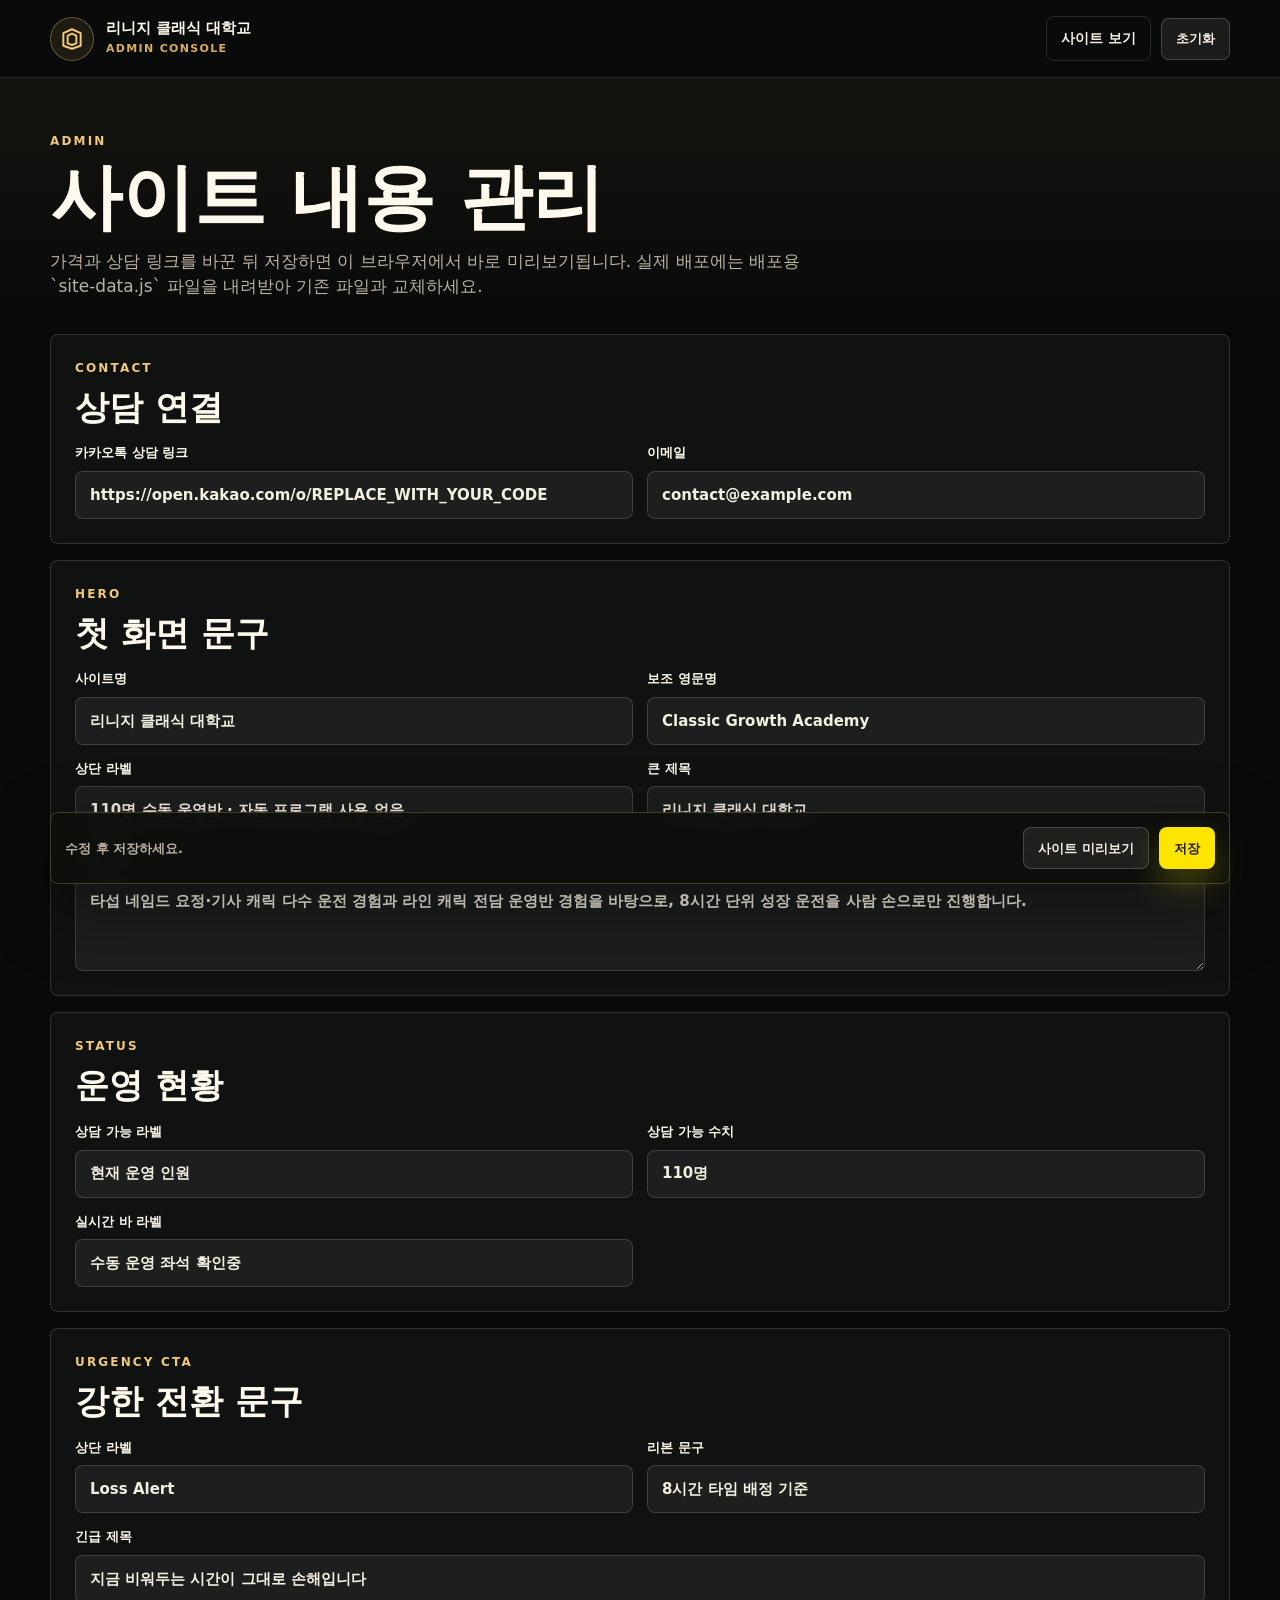
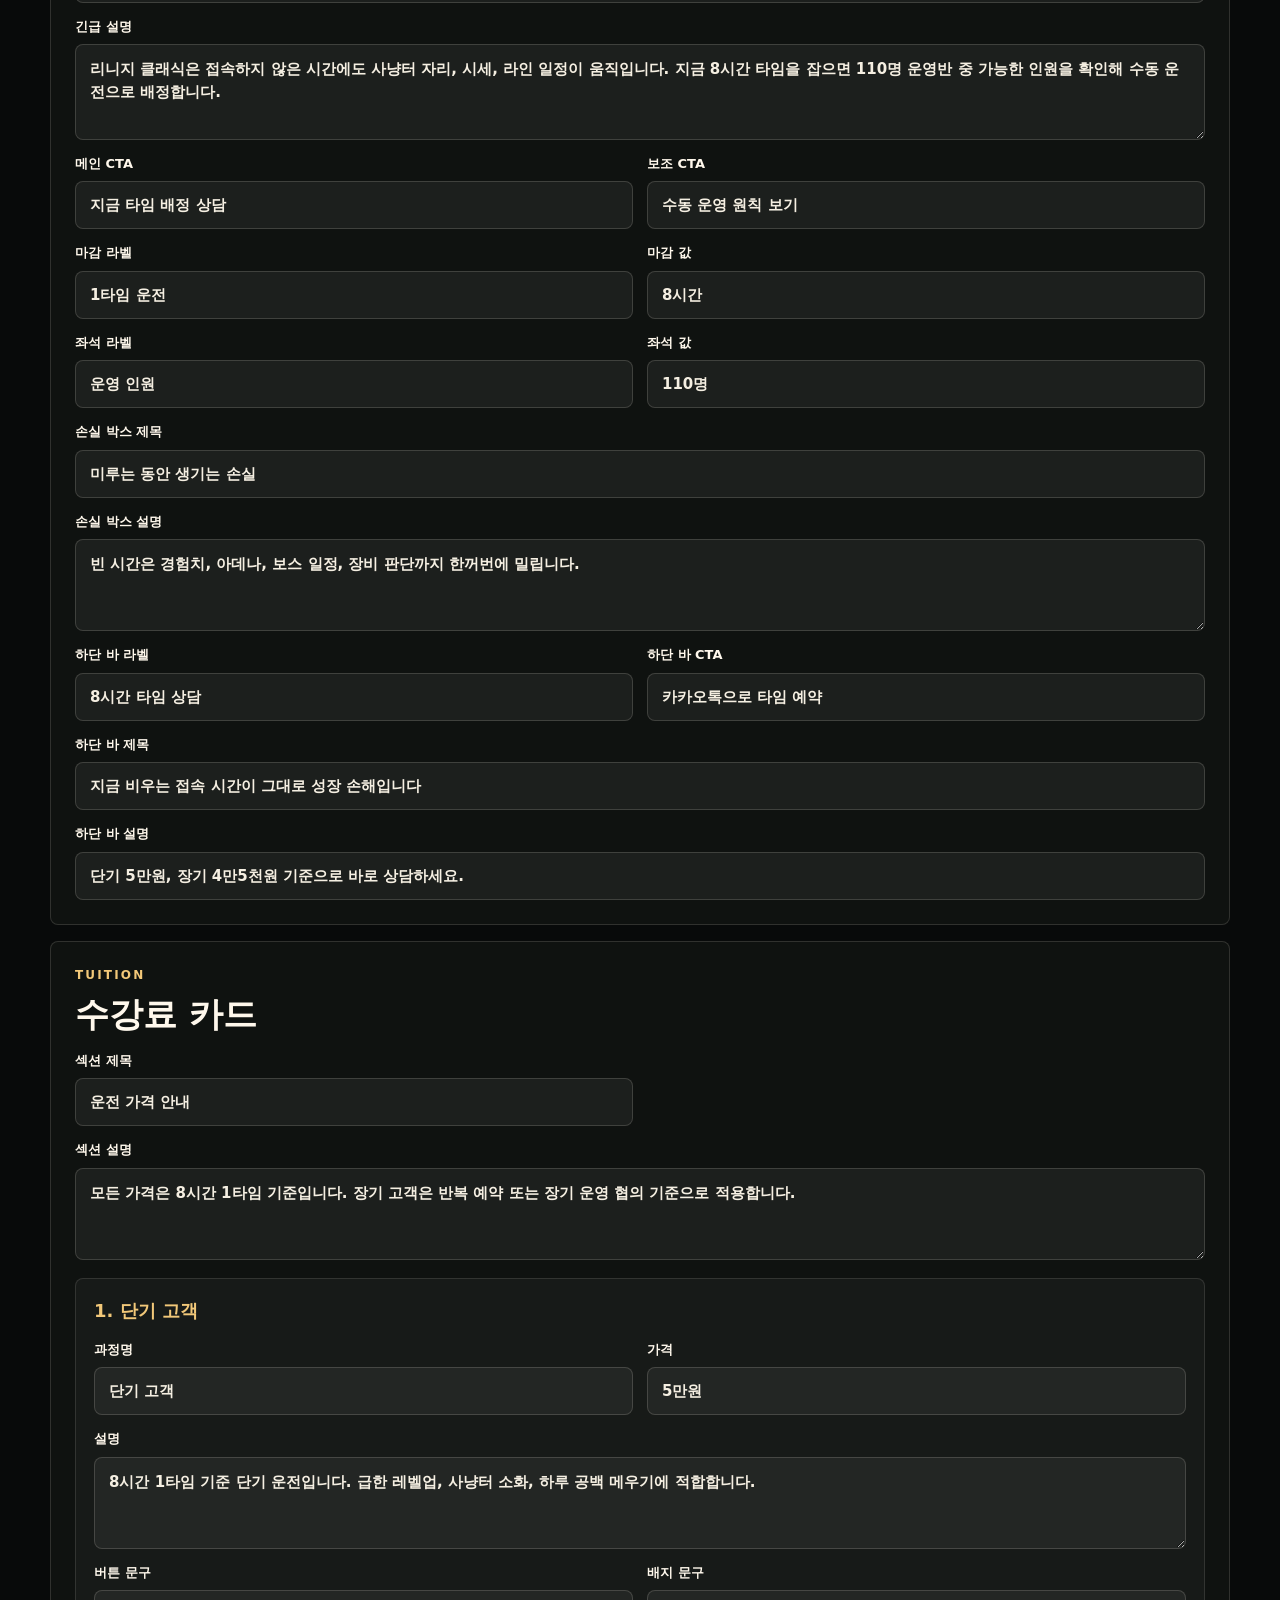
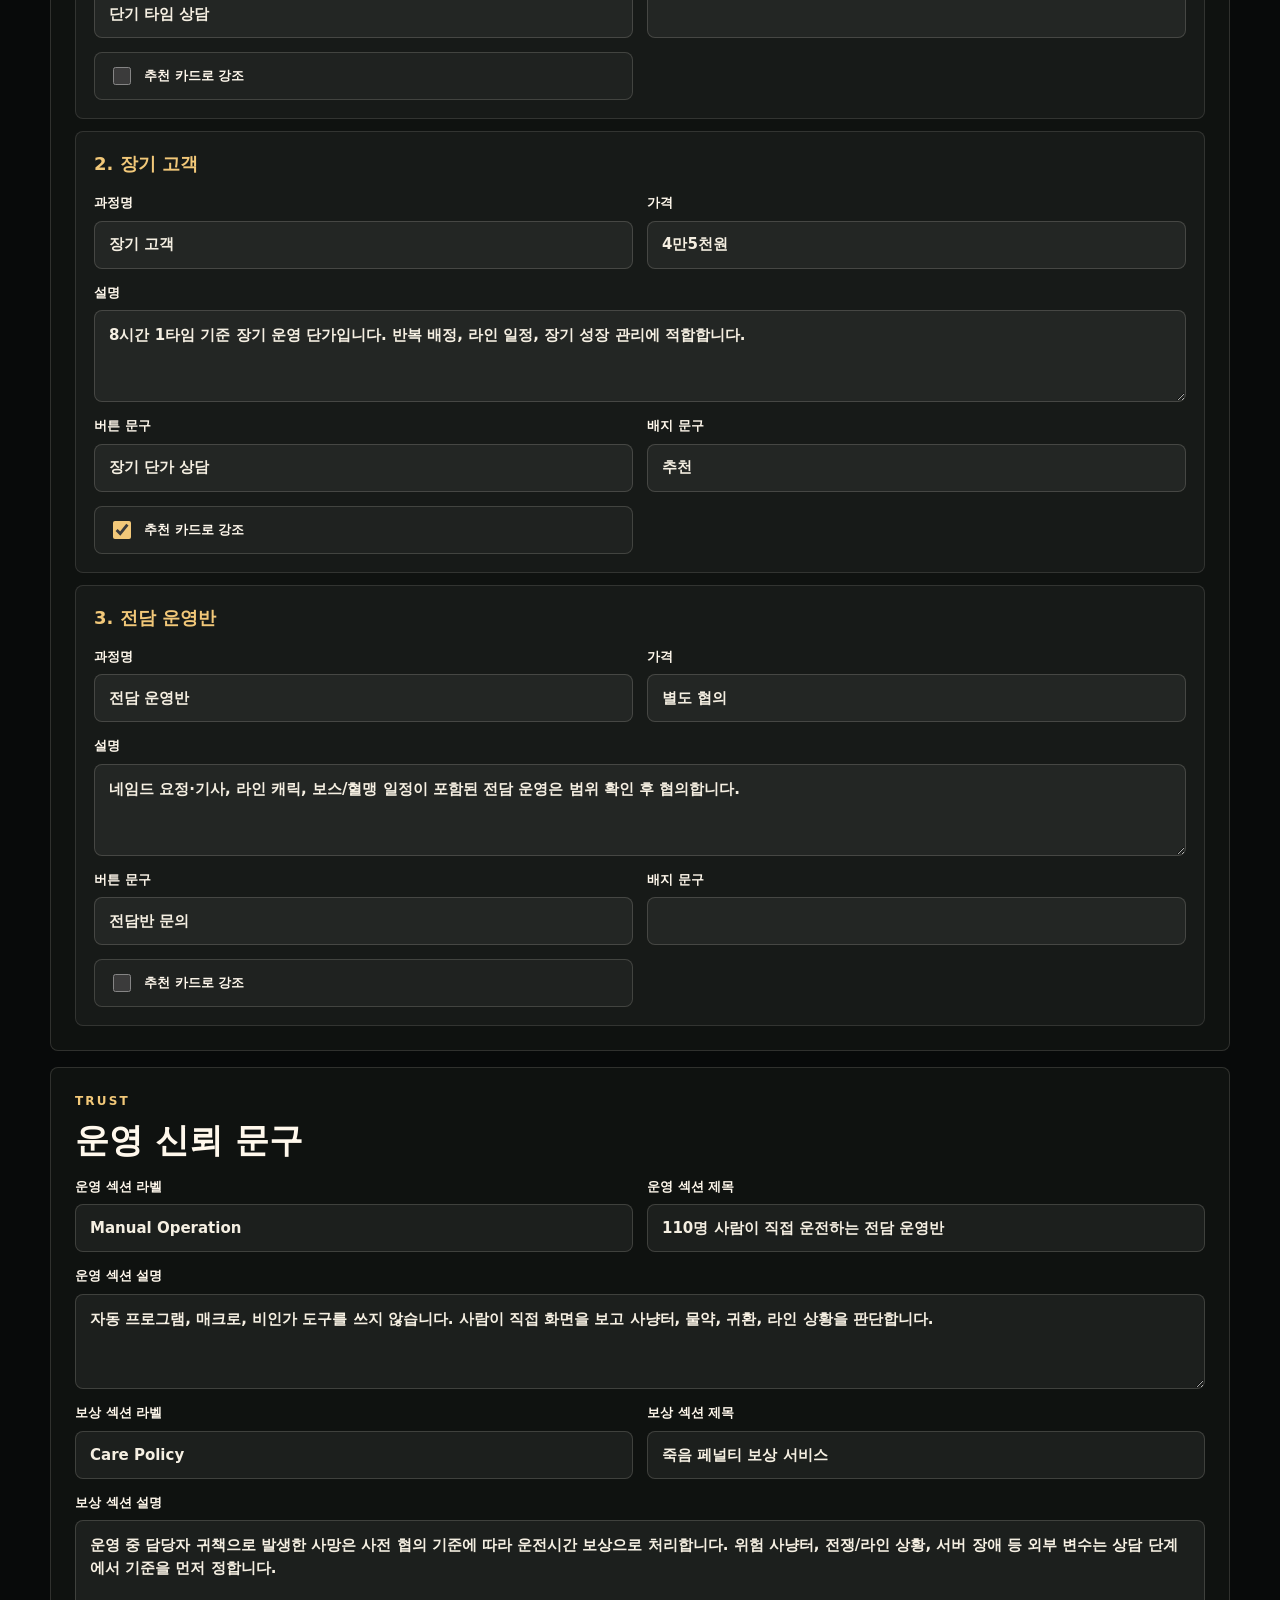
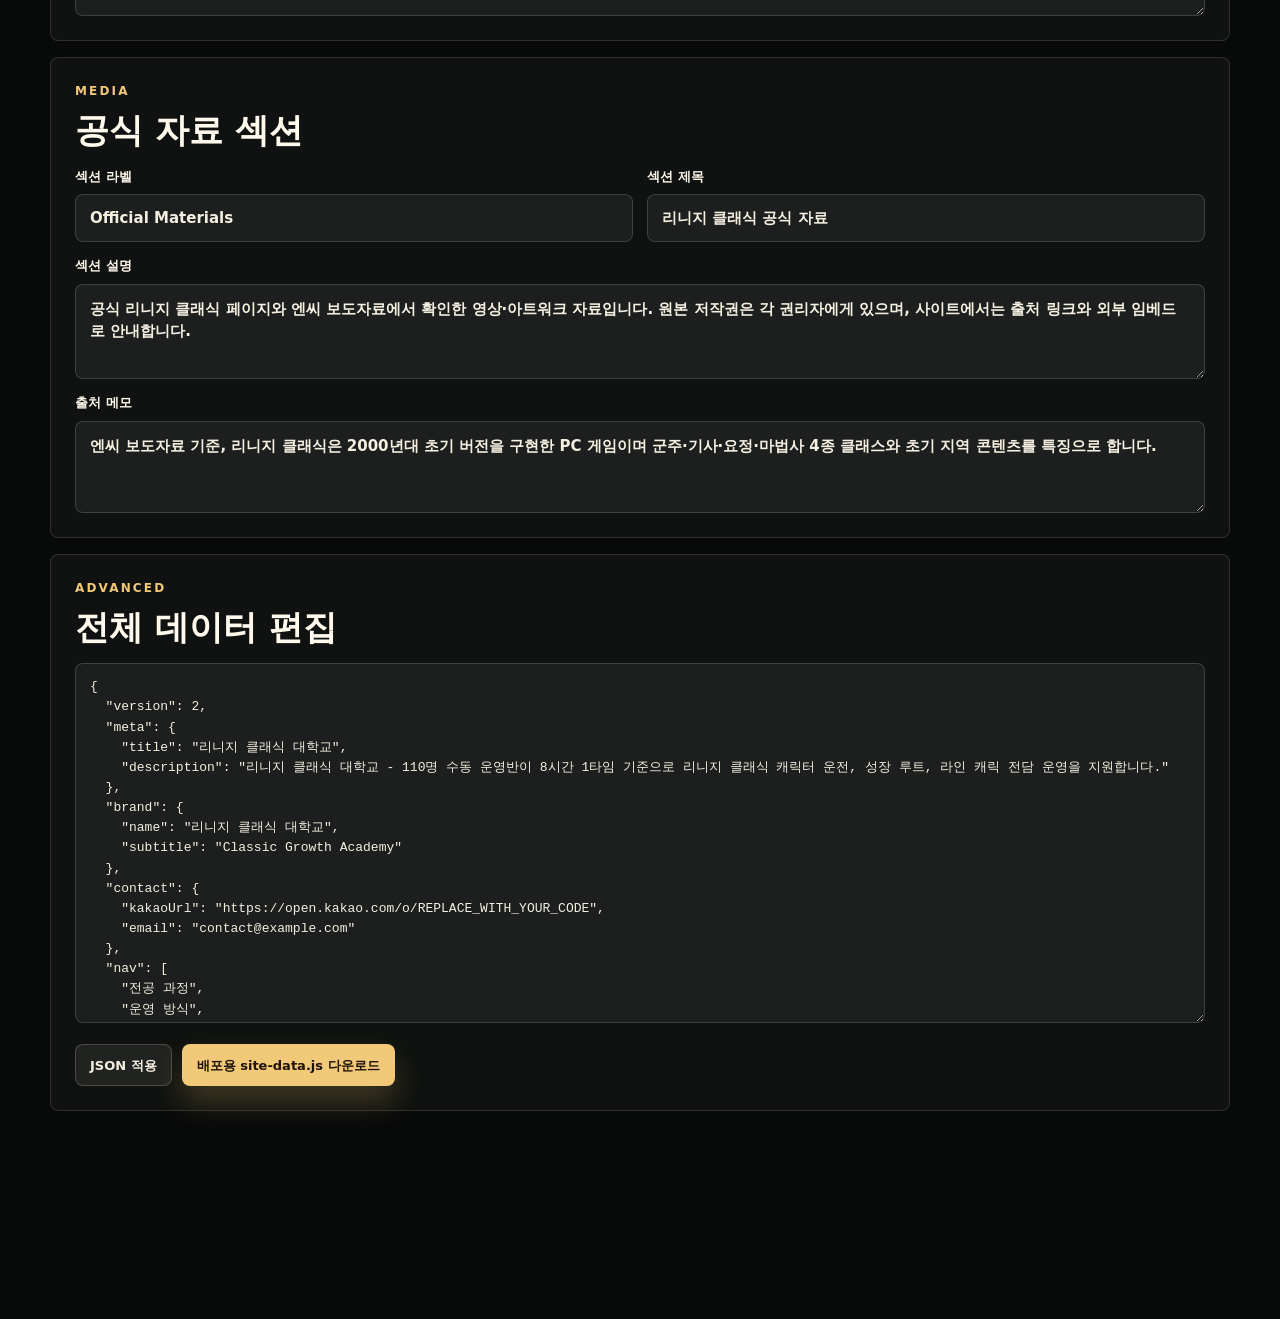
<file: admin.html>
<!doctype html>
<html lang="ko">
  <head>
    <meta charset="utf-8" />
    <meta name="viewport" content="width=device-width, initial-scale=1" />
    <title>관리자 - 리니지 클래식 대학교</title>
    <link rel="stylesheet" href="styles.css" />
    <link rel="stylesheet" href="admin.css" />
  </head>
  <body class="admin-body">
    <header class="admin-topbar">
      <a class="brand" href="index.html" aria-label="리니지 클래식 대학교 사이트 보기">
        <span class="brand-mark" aria-hidden="true">
          <svg viewBox="0 0 24 24" role="img">
            <path d="M4 18.2V6.6L12 3l8 3.6v11.6l-8 2.8-8-2.8Z" />
            <path d="M8 16.1V8.9l4-1.8 4 1.8v7.2l-4 1.4-4-1.4Z" />
          </svg>
        </span>
        <span>
          <strong>리니지 클래식 대학교</strong>
          <small>Admin Console</small>
        </span>
      </a>
      <nav class="admin-nav" aria-label="관리자 메뉴">
        <a href="index.html">사이트 보기</a>
        <button class="button secondary compact" type="button" data-action="reset">초기화</button>
      </nav>
    </header>

    <main class="admin-shell">
      <section class="admin-intro">
        <p class="eyebrow">Admin</p>
        <h1>사이트 내용 관리</h1>
        <p>
          가격과 상담 링크를 바꾼 뒤 저장하면 이 브라우저에서 바로 미리보기됩니다. 실제 배포에는
          배포용 `site-data.js` 파일을 내려받아 기존 파일과 교체하세요.
        </p>
      </section>

      <form class="admin-layout" data-admin-form>
        <section class="admin-section">
          <div class="admin-section-head">
            <p class="eyebrow">Contact</p>
            <h2>상담 연결</h2>
          </div>
          <div class="field-grid">
            <label>
              카카오톡 상담 링크
              <input data-field="contact.kakaoUrl" type="url" placeholder="https://open.kakao.com/o/..." />
            </label>
            <label>
              이메일
              <input data-field="contact.email" type="email" placeholder="contact@example.com" />
            </label>
          </div>
        </section>

        <section class="admin-section">
          <div class="admin-section-head">
            <p class="eyebrow">Hero</p>
            <h2>첫 화면 문구</h2>
          </div>
          <div class="field-grid">
            <label>
              사이트명
              <input data-field="brand.name" type="text" />
            </label>
            <label>
              보조 영문명
              <input data-field="brand.subtitle" type="text" />
            </label>
            <label>
              상단 라벨
              <input data-field="hero.eyebrow" type="text" />
            </label>
            <label>
              큰 제목
              <input data-field="hero.title" type="text" />
            </label>
            <label class="wide-field">
              소개 문구
              <textarea data-field="hero.lede" rows="3"></textarea>
            </label>
          </div>
        </section>

        <section class="admin-section">
          <div class="admin-section-head">
            <p class="eyebrow">Status</p>
            <h2>운영 현황</h2>
          </div>
          <div class="field-grid">
            <label>
              상담 가능 라벨
              <input data-field="status.label" type="text" />
            </label>
            <label>
              상담 가능 수치
              <input data-field="status.value" type="text" />
            </label>
            <label>
              실시간 바 라벨
              <input data-field="status.lineLabel" type="text" />
            </label>
          </div>
        </section>

        <section class="admin-section">
          <div class="admin-section-head">
            <p class="eyebrow">Urgency CTA</p>
            <h2>강한 전환 문구</h2>
          </div>
          <div class="field-grid">
            <label>
              상단 라벨
              <input data-field="urgency.eyebrow" type="text" />
            </label>
            <label>
              리본 문구
              <input data-field="urgency.ribbon" type="text" />
            </label>
            <label class="wide-field">
              긴급 제목
              <input data-field="urgency.title" type="text" />
            </label>
            <label class="wide-field">
              긴급 설명
              <textarea data-field="urgency.text" rows="3"></textarea>
            </label>
            <label>
              메인 CTA
              <input data-field="urgency.primaryCta" type="text" />
            </label>
            <label>
              보조 CTA
              <input data-field="urgency.secondaryCta" type="text" />
            </label>
            <label>
              마감 라벨
              <input data-field="urgency.deadlineLabel" type="text" />
            </label>
            <label>
              마감 값
              <input data-field="urgency.deadlineValue" type="text" />
            </label>
            <label>
              좌석 라벨
              <input data-field="urgency.slotLabel" type="text" />
            </label>
            <label>
              좌석 값
              <input data-field="urgency.slotValue" type="text" />
            </label>
            <label class="wide-field">
              손실 박스 제목
              <input data-field="urgency.lossTitle" type="text" />
            </label>
            <label class="wide-field">
              손실 박스 설명
              <textarea data-field="urgency.lossText" rows="2"></textarea>
            </label>
            <label>
              하단 바 라벨
              <input data-field="urgency.stripLabel" type="text" />
            </label>
            <label>
              하단 바 CTA
              <input data-field="urgency.stripCta" type="text" />
            </label>
            <label class="wide-field">
              하단 바 제목
              <input data-field="urgency.stripTitle" type="text" />
            </label>
            <label class="wide-field">
              하단 바 설명
              <input data-field="urgency.stripText" type="text" />
            </label>
          </div>
        </section>

        <section class="admin-section">
          <div class="admin-section-head">
            <p class="eyebrow">Tuition</p>
            <h2>수강료 카드</h2>
          </div>
          <div class="field-grid">
            <label>
              섹션 제목
              <input data-field="pricing.title" type="text" />
            </label>
            <label class="wide-field">
              섹션 설명
              <textarea data-field="pricing.text" rows="2"></textarea>
            </label>
          </div>
          <div class="pricing-editor" data-pricing-editor></div>
        </section>

        <section class="admin-section">
          <div class="admin-section-head">
            <p class="eyebrow">Trust</p>
            <h2>운영 신뢰 문구</h2>
          </div>
          <div class="field-grid">
            <label>
              운영 섹션 라벨
              <input data-field="proof.eyebrow" type="text" />
            </label>
            <label>
              운영 섹션 제목
              <input data-field="proof.title" type="text" />
            </label>
            <label class="wide-field">
              운영 섹션 설명
              <textarea data-field="proof.text" rows="3"></textarea>
            </label>
            <label>
              보상 섹션 라벨
              <input data-field="guarantee.eyebrow" type="text" />
            </label>
            <label>
              보상 섹션 제목
              <input data-field="guarantee.title" type="text" />
            </label>
            <label class="wide-field">
              보상 섹션 설명
              <textarea data-field="guarantee.text" rows="3"></textarea>
            </label>
          </div>
        </section>

        <section class="admin-section">
          <div class="admin-section-head">
            <p class="eyebrow">Media</p>
            <h2>공식 자료 섹션</h2>
          </div>
          <div class="field-grid">
            <label>
              섹션 라벨
              <input data-field="media.eyebrow" type="text" />
            </label>
            <label>
              섹션 제목
              <input data-field="media.title" type="text" />
            </label>
            <label class="wide-field">
              섹션 설명
              <textarea data-field="media.text" rows="3"></textarea>
            </label>
            <label class="wide-field">
              출처 메모
              <textarea data-field="media.sourceNote" rows="2"></textarea>
            </label>
          </div>
        </section>

        <section class="admin-section">
          <div class="admin-section-head">
            <p class="eyebrow">Advanced</p>
            <h2>전체 데이터 편집</h2>
          </div>
          <textarea class="json-editor" data-json-editor spellcheck="false"></textarea>
          <div class="inline-actions">
            <button class="button secondary compact" type="button" data-action="apply-json">JSON 적용</button>
            <button class="button primary compact" type="button" data-action="download">배포용 site-data.js 다운로드</button>
          </div>
        </section>

        <div class="admin-savebar">
          <p data-admin-status>수정 후 저장하세요.</p>
          <div class="save-actions">
            <button class="button secondary compact" type="button" data-action="preview">사이트 미리보기</button>
            <button class="button kakao compact" type="submit">저장</button>
          </div>
        </div>
      </form>
    </main>

    <script src="site-data.js"></script>
    <script src="admin.js"></script>
  </body>
</html>
</file>
<file: styles.css>
:root {
  color-scheme: dark;
  --ink: #f5efe2;
  --muted: #bcb0a1;
  --soft: #82766a;
  --coal: #080a0a;
  --panel: #111514;
  --panel-2: #171b18;
  --line: rgba(245, 239, 226, 0.14);
  --gold: #d8ad5d;
  --gold-strong: #f2c879;
  --emerald: #3f806c;
  --brick: #9f4932;
  --shadow: 0 24px 70px rgba(0, 0, 0, 0.42);
  --radius: 8px;
  --max: 1180px;
}

* {
  box-sizing: border-box;
}

html {
  scroll-behavior: smooth;
}

body {
  margin: 0;
  min-width: 320px;
  background: var(--coal);
  color: var(--ink);
  font-family:
    "Pretendard",
    "Noto Sans KR",
    "Malgun Gothic",
    system-ui,
    -apple-system,
    BlinkMacSystemFont,
    "Segoe UI",
    sans-serif;
  line-height: 1.5;
}

body.menu-open {
  overflow: hidden;
}

img,
svg {
  display: block;
}

a {
  color: inherit;
  text-decoration: none;
}

button {
  font: inherit;
}

.site-header {
  position: fixed;
  z-index: 20;
  top: 16px;
  left: 50%;
  display: flex;
  width: min(calc(100% - 32px), var(--max));
  min-height: 68px;
  align-items: center;
  justify-content: space-between;
  gap: 24px;
  padding: 10px 12px 10px 16px;
  transform: translateX(-50%);
  border: 1px solid rgba(245, 239, 226, 0.18);
  border-radius: var(--radius);
  background: rgba(8, 10, 10, 0.72);
  box-shadow: 0 12px 38px rgba(0, 0, 0, 0.24);
  backdrop-filter: blur(18px);
}

.site-header.is-scrolled {
  background: rgba(8, 10, 10, 0.9);
}

.brand {
  display: inline-flex;
  min-width: 230px;
  align-items: center;
  gap: 12px;
}

.brand-mark {
  display: grid;
  width: 44px;
  height: 44px;
  flex: 0 0 auto;
  place-items: center;
  border: 1px solid rgba(216, 173, 93, 0.42);
  border-radius: 50%;
  background: rgba(216, 173, 93, 0.1);
  color: var(--gold-strong);
}

.brand-mark svg {
  width: 26px;
  height: 26px;
}

.brand-mark path,
.button path,
.icon-button path,
.card-icon path {
  fill: none;
  stroke: currentColor;
  stroke-linecap: round;
  stroke-linejoin: round;
  stroke-width: 1.8;
}

.brand strong {
  display: block;
  color: #fff8ec;
  font-size: 15px;
  font-weight: 800;
  line-height: 1.1;
}

.brand small {
  display: block;
  margin-top: 4px;
  color: var(--gold);
  font-size: 11px;
  font-weight: 700;
  letter-spacing: 0.12em;
  text-transform: uppercase;
}

.site-nav {
  display: flex;
  align-items: center;
  gap: 4px;
}

.site-nav a {
  min-height: 42px;
  padding: 11px 14px;
  border-radius: 999px;
  color: var(--muted);
  font-size: 14px;
  font-weight: 700;
}

.site-nav a:hover,
.site-nav a:focus-visible {
  background: rgba(245, 239, 226, 0.08);
  color: var(--ink);
  outline: 0;
}

.icon-button {
  display: none;
  width: 44px;
  height: 44px;
  align-items: center;
  justify-content: center;
  border: 1px solid var(--line);
  border-radius: var(--radius);
  background: rgba(255, 255, 255, 0.04);
  color: var(--ink);
  cursor: pointer;
}

.icon-button svg {
  width: 22px;
  height: 22px;
}

.hero {
  position: relative;
  display: grid;
  min-height: 88svh;
  overflow: hidden;
  isolation: isolate;
}

.hero-bg,
.hero-shade {
  position: absolute;
  inset: 0;
}

.hero-bg {
  z-index: -2;
  background-image: url("assets/hero-campus.png");
  background-position: center;
  background-size: cover;
}

.hero-shade {
  z-index: -1;
  background:
    linear-gradient(90deg, rgba(6, 8, 8, 0.96) 0%, rgba(6, 8, 8, 0.84) 30%, rgba(6, 8, 8, 0.44) 66%, rgba(6, 8, 8, 0.72) 100%),
    linear-gradient(180deg, rgba(8, 10, 10, 0.15), var(--coal) 100%);
}

.hero-inner {
  display: grid;
  width: min(calc(100% - 40px), var(--max));
  margin: 0 auto;
  padding: clamp(134px, 18vh, 184px) 0 clamp(56px, 9vh, 92px);
  align-items: end;
  grid-template-columns: minmax(0, 720px) 320px;
  gap: clamp(28px, 6vw, 92px);
}

.hero-copy {
  max-width: 720px;
}

.eyebrow {
  margin: 0 0 12px;
  color: var(--gold-strong);
  font-size: 12px;
  font-weight: 900;
  letter-spacing: 0.18em;
  text-transform: uppercase;
}

h1,
h2,
h3,
p {
  margin-top: 0;
}

h1 {
  max-width: 820px;
  margin-bottom: 22px;
  color: #fff8ec;
  font-size: clamp(52px, 9vw, 112px);
  font-weight: 900;
  line-height: 0.98;
  letter-spacing: 0;
}

.hero-lede {
  max-width: 680px;
  margin-bottom: 34px;
  color: rgba(245, 239, 226, 0.86);
  font-size: clamp(18px, 2vw, 23px);
  font-weight: 500;
}

.hero-actions,
.contact-actions {
  display: flex;
  flex-wrap: wrap;
  gap: 12px;
}

.button {
  display: inline-flex;
  min-height: 52px;
  align-items: center;
  justify-content: center;
  gap: 10px;
  padding: 14px 20px;
  border: 1px solid transparent;
  border-radius: var(--radius);
  font-size: 15px;
  font-weight: 900;
  transition:
    transform 180ms ease,
    border-color 180ms ease,
    background 180ms ease;
}

.button svg {
  width: 20px;
  height: 20px;
  flex: 0 0 auto;
}

.button:hover,
.button:focus-visible {
  transform: translateY(-2px);
  outline: 0;
}

.button.primary {
  background: var(--gold-strong);
  color: #1d1308;
  box-shadow: 0 16px 30px rgba(216, 173, 93, 0.24);
}

.button.kakao {
  background: #fee500;
  color: #231f20;
  box-shadow: 0 16px 30px rgba(254, 229, 0, 0.22);
}

.button.secondary {
  border-color: rgba(245, 239, 226, 0.2);
  background: rgba(245, 239, 226, 0.08);
  color: var(--ink);
}

.hero-status {
  align-self: end;
  padding: 20px;
  border: 1px solid rgba(245, 239, 226, 0.16);
  border-radius: var(--radius);
  background: rgba(9, 12, 11, 0.75);
  box-shadow: var(--shadow);
  backdrop-filter: blur(16px);
}

.status-top {
  display: flex;
  align-items: center;
  justify-content: space-between;
  gap: 16px;
  padding-bottom: 16px;
  border-bottom: 1px solid var(--line);
}

.status-top span {
  color: var(--muted);
  font-size: 13px;
  font-weight: 800;
}

.status-top strong {
  color: var(--gold-strong);
  font-size: 42px;
  line-height: 1;
}

.status-grid {
  display: grid;
  margin: 16px 0;
  grid-template-columns: repeat(3, 1fr);
  gap: 10px;
}

.status-grid div {
  min-height: 74px;
  padding: 12px 10px;
  border: 1px solid rgba(245, 239, 226, 0.1);
  border-radius: var(--radius);
  background: rgba(255, 255, 255, 0.04);
}

.status-grid dt {
  color: var(--soft);
  font-size: 11px;
  font-weight: 800;
}

.status-grid dd {
  margin: 8px 0 0;
  color: #fff8ec;
  font-size: 18px;
  font-weight: 900;
}

.status-line {
  display: flex;
  align-items: center;
  gap: 12px;
  color: var(--muted);
  font-size: 13px;
  font-weight: 800;
}

.pulse-track {
  position: relative;
  flex: 1;
  height: 6px;
  overflow: hidden;
  border-radius: 999px;
  background: rgba(245, 239, 226, 0.09);
}

.pulse-track span {
  position: absolute;
  inset: 0 auto 0 0;
  width: 46%;
  border-radius: inherit;
  background: linear-gradient(90deg, var(--emerald), var(--gold-strong));
  animation: pulseLine 2.8s ease-in-out infinite;
}

.notice-strip {
  display: grid;
  width: min(calc(100% - 40px), var(--max));
  margin: -34px auto 0;
  position: relative;
  z-index: 2;
  grid-template-columns: repeat(3, 1fr);
  border: 1px solid var(--line);
  border-radius: var(--radius);
  background: #111412;
  box-shadow: var(--shadow);
}

.notice-strip div {
  min-height: 118px;
  padding: 24px;
}

.notice-strip div + div {
  border-left: 1px solid var(--line);
}

.notice-strip strong {
  display: block;
  margin-bottom: 8px;
  color: #fff8ec;
  font-size: 17px;
}

.notice-strip span {
  color: var(--muted);
  font-size: 14px;
}

.urgency-section {
  display: grid;
  width: min(calc(100% - 40px), var(--max));
  margin: 34px auto 0;
  grid-template-columns: minmax(0, 0.96fr) minmax(340px, 0.64fr);
  gap: 18px;
  padding: clamp(24px, 4vw, 34px);
  border: 1px solid rgba(255, 180, 96, 0.28);
  border-radius: var(--radius);
  background:
    linear-gradient(135deg, rgba(159, 73, 50, 0.24), rgba(216, 173, 93, 0.12) 42%, rgba(63, 128, 108, 0.1)),
    #111310;
  box-shadow: var(--shadow);
}

.urgency-copy {
  align-self: center;
}

.urgency-ribbon {
  display: inline-flex;
  min-height: 34px;
  align-items: center;
  margin-bottom: 18px;
  padding: 7px 12px;
  border: 1px solid rgba(255, 180, 96, 0.34);
  border-radius: 999px;
  background: rgba(159, 73, 50, 0.24);
  color: #ffd7ba;
  font-size: 12px;
  font-weight: 900;
}

.urgency-copy h2 {
  max-width: 720px;
  margin-bottom: 16px;
  font-size: clamp(34px, 5.4vw, 64px);
}

.urgency-copy p:not(.eyebrow) {
  max-width: 720px;
  color: rgba(245, 239, 226, 0.84);
  font-size: 17px;
}

.urgency-actions {
  display: flex;
  flex-wrap: wrap;
  gap: 12px;
  margin-top: 24px;
}

.urgency-panel {
  display: grid;
  gap: 12px;
  padding: 18px;
  border: 1px solid rgba(245, 239, 226, 0.14);
  border-radius: var(--radius);
  background: rgba(8, 10, 10, 0.7);
}

.urgency-panel-top {
  display: grid;
  grid-template-columns: 1fr 1fr;
  gap: 10px;
}

.urgency-panel-top div,
.urgency-stat-grid div,
.loss-box {
  padding: 14px;
  border: 1px solid rgba(245, 239, 226, 0.1);
  border-radius: var(--radius);
  background: rgba(255, 255, 255, 0.04);
}

.urgency-panel span,
.urgency-stat-grid span {
  display: block;
  margin-bottom: 8px;
  color: var(--soft);
  font-size: 12px;
  font-weight: 900;
}

.urgency-panel strong,
.urgency-stat-grid strong {
  color: #fff8ec;
  font-size: 20px;
  font-weight: 900;
}

.urgency-panel-top strong {
  color: var(--gold-strong);
  font-size: clamp(24px, 4vw, 36px);
}

.urgency-stat-grid {
  display: grid;
  grid-template-columns: repeat(3, 1fr);
  gap: 10px;
}

.loss-box h3,
.loss-grid h3 {
  margin-bottom: 8px;
  color: #fff8ec;
  font-size: 17px;
  font-weight: 900;
}

.loss-box p,
.loss-grid p {
  margin: 0;
  color: var(--muted);
  font-size: 14px;
}

.loss-grid {
  display: grid;
  grid-column: 1 / -1;
  grid-template-columns: repeat(3, minmax(0, 1fr));
  gap: 12px;
}

.loss-grid article {
  min-height: 132px;
  padding: 18px;
  border: 1px solid rgba(245, 239, 226, 0.12);
  border-radius: var(--radius);
  background: rgba(255, 255, 255, 0.035);
}

.proof-section {
  padding-top: clamp(58px, 8vw, 96px);
}

.proof-metrics {
  display: grid;
  grid-template-columns: repeat(4, minmax(0, 1fr));
  gap: 12px;
  margin-bottom: 16px;
}

.proof-metrics div {
  min-height: 132px;
  padding: 22px;
  border: 1px solid rgba(216, 173, 93, 0.22);
  border-radius: var(--radius);
  background:
    linear-gradient(180deg, rgba(216, 173, 93, 0.08), rgba(255, 255, 255, 0.02)),
    var(--panel);
}

.proof-metrics strong {
  display: block;
  margin-bottom: 10px;
  color: var(--gold-strong);
  font-size: clamp(30px, 4vw, 46px);
  font-weight: 900;
  line-height: 1;
}

.proof-metrics span {
  color: var(--muted);
  font-size: 14px;
  font-weight: 800;
}

.proof-grid,
.guarantee-list {
  display: grid;
  grid-template-columns: repeat(4, minmax(0, 1fr));
  gap: 12px;
}

.proof-grid article,
.guarantee-list article {
  min-height: 190px;
  padding: 22px;
  border: 1px solid var(--line);
  border-radius: var(--radius);
  background: var(--panel);
}

.proof-grid h3,
.guarantee-list h3,
.media-section h3 {
  margin-bottom: 10px;
  color: #fff8ec;
  font-size: 19px;
  font-weight: 900;
}

.proof-grid p,
.guarantee-list p {
  margin: 0;
  color: var(--muted);
  font-size: 14px;
}

.guarantee-section {
  display: grid;
  grid-template-columns: minmax(0, 0.75fr) minmax(0, 1fr);
  gap: 22px;
  align-items: stretch;
  padding: clamp(34px, 5vw, 54px);
  border: 1px solid rgba(159, 73, 50, 0.3);
  border-radius: var(--radius);
  background:
    linear-gradient(135deg, rgba(159, 73, 50, 0.18), rgba(216, 173, 93, 0.08)),
    #101210;
}

.guarantee-copy {
  display: flex;
  flex-direction: column;
  justify-content: center;
}

.guarantee-copy h2 {
  font-size: clamp(32px, 5vw, 56px);
}

.guarantee-copy p:not(.eyebrow) {
  margin-bottom: 24px;
  color: rgba(245, 239, 226, 0.84);
  font-size: 16px;
}

.guarantee-list {
  grid-template-columns: repeat(2, minmax(0, 1fr));
}

.media-section {
  padding-top: clamp(70px, 10vw, 120px);
}

.media-layout {
  display: grid;
  grid-template-columns: minmax(0, 1.2fr) minmax(300px, 0.8fr);
  gap: 16px;
}

.media-videos,
.media-images {
  display: grid;
  gap: 16px;
}

.video-card,
.image-card,
.official-source {
  border: 1px solid var(--line);
  border-radius: var(--radius);
  background: var(--panel);
}

.video-card {
  overflow: hidden;
}

.video-frame {
  position: relative;
  aspect-ratio: 16 / 9;
  background: #000;
}

.video-frame iframe {
  position: absolute;
  inset: 0;
  width: 100%;
  height: 100%;
  border: 0;
}

.video-card h3 {
  padding: 18px 18px 0;
}

.video-card .text-link {
  margin: 8px 18px 18px;
}

.image-card {
  overflow: hidden;
}

.image-card img {
  width: 100%;
  aspect-ratio: 16 / 9;
  object-fit: cover;
}

.image-card.contain-image img {
  padding: 28px;
  background:
    radial-gradient(circle at center, rgba(216, 173, 93, 0.16), rgba(8, 10, 10, 0.2)),
    #0a0c0b;
  object-fit: contain;
}

.image-card div {
  padding: 18px;
}

.official-source {
  display: flex;
  align-items: center;
  justify-content: space-between;
  gap: 18px;
  margin-top: 16px;
  padding: 18px;
}

.official-source p {
  max-width: 760px;
  margin: 0;
  color: var(--muted);
  font-size: 14px;
}

.official-source div {
  display: flex;
  flex-wrap: wrap;
  gap: 8px;
}

.official-source a {
  min-height: 38px;
  padding: 9px 12px;
  border: 1px solid rgba(216, 173, 93, 0.24);
  border-radius: var(--radius);
  color: var(--gold-strong);
  font-size: 13px;
  font-weight: 900;
}

.section {
  width: min(calc(100% - 40px), var(--max));
  margin: 0 auto;
  padding: clamp(78px, 11vw, 130px) 0;
}

.section-head {
  max-width: 720px;
  margin: 0 auto 36px;
  text-align: center;
}

.section-head.align-left {
  margin-left: 0;
  text-align: left;
}

h2 {
  margin-bottom: 16px;
  color: #fff8ec;
  font-size: clamp(34px, 5vw, 58px);
  font-weight: 900;
  line-height: 1.08;
  letter-spacing: 0;
}

.section-head p:not(.eyebrow) {
  color: var(--muted);
  font-size: 17px;
}

.program-grid,
.pricing-grid {
  display: grid;
  grid-template-columns: repeat(3, minmax(0, 1fr));
  gap: 16px;
}

.program-card,
.price-card {
  min-height: 360px;
  padding: 26px;
  border: 1px solid var(--line);
  border-radius: var(--radius);
  background: var(--panel);
}

.program-card {
  display: flex;
  flex-direction: column;
}

.card-icon {
  display: grid;
  width: 52px;
  height: 52px;
  margin-bottom: 22px;
  place-items: center;
  border: 1px solid rgba(216, 173, 93, 0.3);
  border-radius: var(--radius);
  color: var(--gold-strong);
  background: rgba(216, 173, 93, 0.08);
}

.card-icon svg {
  width: 27px;
  height: 27px;
}

.program-card h3,
.price-card h3,
.live-board h3,
.timeline-step h3 {
  margin-bottom: 10px;
  color: #fff8ec;
  font-size: 22px;
  font-weight: 900;
  letter-spacing: 0;
}

.program-card p,
.price-card p,
.timeline-step p {
  color: var(--muted);
}

.program-card ul {
  display: grid;
  margin: auto 0 0;
  padding: 18px 0 0;
  border-top: 1px solid var(--line);
  gap: 9px;
  list-style: none;
}

.program-card li {
  position: relative;
  padding-left: 17px;
  color: rgba(245, 239, 226, 0.84);
  font-size: 14px;
  font-weight: 700;
}

.program-card li::before {
  position: absolute;
  top: 0.68em;
  left: 0;
  width: 6px;
  height: 6px;
  border-radius: 50%;
  background: var(--emerald);
  content: "";
}

.operations {
  padding-top: 34px;
}

.ops-layout {
  display: grid;
  grid-template-columns: minmax(0, 1fr) 420px;
  gap: 24px;
  align-items: start;
}

.timeline {
  display: grid;
  gap: 12px;
}

.timeline-step {
  display: grid;
  min-height: 132px;
  grid-template-columns: 72px 1fr;
  gap: 20px;
  padding: 22px;
  border: 1px solid var(--line);
  border-radius: var(--radius);
  background: var(--panel);
}

.timeline-step > span {
  display: grid;
  width: 56px;
  height: 56px;
  place-items: center;
  border: 1px solid rgba(63, 128, 108, 0.44);
  border-radius: var(--radius);
  color: #d8f0e7;
  background: rgba(63, 128, 108, 0.12);
  font-weight: 900;
}

.live-board {
  position: sticky;
  top: 108px;
  padding: 24px;
  border: 1px solid rgba(216, 173, 93, 0.22);
  border-radius: var(--radius);
  background: #121411;
  box-shadow: var(--shadow);
}

.board-head {
  display: flex;
  align-items: flex-start;
  justify-content: space-between;
  gap: 16px;
  margin-bottom: 18px;
}

.board-head .eyebrow {
  margin-bottom: 8px;
}

.live-badge {
  min-width: 68px;
  padding: 7px 10px;
  border: 1px solid rgba(63, 128, 108, 0.36);
  border-radius: 999px;
  background: rgba(63, 128, 108, 0.12);
  color: #c6efe2;
  font-size: 12px;
  font-weight: 900;
  text-align: center;
}

.queue-list {
  display: grid;
  gap: 10px;
}

.queue-item {
  display: grid;
  min-height: 72px;
  grid-template-columns: 1fr auto;
  gap: 14px;
  align-items: center;
  padding: 14px;
  border: 1px solid rgba(245, 239, 226, 0.1);
  border-radius: var(--radius);
  background: rgba(255, 255, 255, 0.035);
}

.queue-item strong {
  display: block;
  margin-bottom: 4px;
  color: #fff8ec;
  font-size: 14px;
}

.queue-item span {
  color: var(--soft);
  font-size: 12px;
  font-weight: 700;
}

.queue-chip {
  min-width: 58px;
  padding: 7px 9px;
  border-radius: 999px;
  color: #fff8ec;
  font-size: 12px;
  font-weight: 900;
  text-align: center;
}

.queue-chip.open {
  background: rgba(63, 128, 108, 0.72);
}

.queue-chip.waiting {
  background: rgba(216, 173, 93, 0.72);
  color: #1b1208;
}

.queue-chip.closed {
  background: rgba(159, 73, 50, 0.72);
}

.dark-band {
  width: 100%;
  max-width: none;
  margin: 0;
  padding-inline: max(20px, calc((100% - var(--max)) / 2));
  background:
    linear-gradient(180deg, rgba(255, 255, 255, 0.02), rgba(255, 255, 255, 0)),
    #0f1210;
}

.pricing-grid {
  width: min(100%, var(--max));
  margin: 0 auto;
}

.price-card {
  position: relative;
  min-height: 300px;
  background: var(--panel-2);
}

.price-card.featured {
  border-color: rgba(216, 173, 93, 0.5);
  background: #1a1710;
}

.tag {
  display: inline-flex;
  margin-bottom: 18px;
  padding: 6px 10px;
  border-radius: 999px;
  background: rgba(216, 173, 93, 0.18);
  color: var(--gold-strong);
  font-size: 12px;
  font-weight: 900;
}

.price {
  margin-bottom: 18px;
  color: var(--gold-strong) !important;
  font-size: 30px;
  font-weight: 900;
}

.text-link {
  display: inline-flex;
  margin-top: 14px;
  color: var(--gold-strong);
  font-weight: 900;
}

.text-link:hover,
.text-link:focus-visible {
  color: #fff8ec;
  outline: 0;
}

.faq-section {
  display: grid;
  grid-template-columns: minmax(260px, 0.7fr) minmax(0, 1fr);
  gap: 48px;
}

.faq-list {
  display: grid;
  gap: 10px;
}

details {
  border: 1px solid var(--line);
  border-radius: var(--radius);
  background: var(--panel);
}

summary {
  display: grid;
  min-height: 68px;
  grid-template-columns: 1fr 28px;
  align-items: center;
  gap: 16px;
  padding: 20px 22px;
  color: #fff8ec;
  cursor: pointer;
  font-weight: 900;
  list-style: none;
}

summary::-webkit-details-marker {
  display: none;
}

summary span {
  position: relative;
  width: 28px;
  height: 28px;
  border: 1px solid var(--line);
  border-radius: 50%;
}

summary span::before,
summary span::after {
  position: absolute;
  top: 50%;
  left: 50%;
  width: 12px;
  height: 2px;
  background: var(--gold-strong);
  content: "";
  transform: translate(-50%, -50%);
}

summary span::after {
  transform: translate(-50%, -50%) rotate(90deg);
}

details[open] summary span::after {
  opacity: 0;
}

details p {
  margin: 0;
  padding: 0 22px 22px;
  color: var(--muted);
}

.contact-section {
  display: grid;
  width: min(calc(100% - 40px), var(--max));
  margin: 0 auto 82px;
  grid-template-columns: minmax(0, 1fr) auto;
  gap: 28px;
  align-items: center;
  padding: clamp(32px, 5vw, 48px);
  border: 1px solid rgba(216, 173, 93, 0.24);
  border-radius: var(--radius);
  background:
    linear-gradient(90deg, rgba(216, 173, 93, 0.11), rgba(63, 128, 108, 0.11)),
    #121411;
  box-shadow: var(--shadow);
}

.contact-copy h2 {
  margin-bottom: 12px;
}

.contact-copy p:last-child {
  max-width: 680px;
  margin-bottom: 0;
  color: var(--muted);
}

.conversion-bar {
  position: fixed;
  right: max(18px, calc((100% - var(--max)) / 2));
  bottom: 18px;
  left: auto;
  z-index: 30;
  display: flex;
  width: min(620px, calc(100% - 36px));
  min-height: 74px;
  align-items: center;
  justify-content: space-between;
  gap: 18px;
  margin: 0 auto;
  padding: 12px 14px 12px 18px;
  border: 1px solid rgba(216, 173, 93, 0.38);
  border-radius: var(--radius);
  background: rgba(10, 12, 10, 0.94);
  color: var(--ink);
  box-shadow: 0 20px 50px rgba(0, 0, 0, 0.36);
  backdrop-filter: blur(18px);
}

.conversion-copy {
  min-width: 0;
}

.conversion-copy span {
  display: block;
  margin-bottom: 3px;
  color: var(--gold-strong);
  font-size: 12px;
  font-weight: 900;
  letter-spacing: 0.1em;
  text-transform: uppercase;
}

.conversion-copy strong {
  display: block;
  color: #fff8ec;
  font-size: clamp(15px, 2vw, 19px);
  font-weight: 900;
  line-height: 1.25;
}

.conversion-copy p {
  margin: 4px 0 0;
  color: var(--muted);
  font-size: 13px;
}

.compact-conversion {
  min-width: 232px;
  flex: 0 0 auto;
}

.site-footer {
  display: flex;
  width: min(calc(100% - 40px), var(--max));
  min-height: 92px;
  margin: 0 auto;
  align-items: center;
  justify-content: space-between;
  gap: 20px;
  padding: 28px 0 118px;
  border-top: 1px solid var(--line);
  color: var(--soft);
  font-size: 13px;
}

.site-footer p {
  margin: 0;
}

.admin-link {
  color: var(--gold);
  font-size: 13px;
  font-weight: 900;
}

.admin-link:hover,
.admin-link:focus-visible {
  color: #fff8ec;
  outline: 0;
}

@keyframes pulseLine {
  0%,
  100% {
    transform: translateX(0);
  }

  50% {
    transform: translateX(120%);
  }
}

@media (max-width: 960px) {
  .site-header {
    top: 12px;
    width: min(calc(100% - 24px), var(--max));
  }

  .icon-button {
    display: inline-flex;
  }

  .site-nav {
    position: fixed;
    top: 90px;
    right: 12px;
    left: 12px;
    display: none;
    flex-direction: column;
    align-items: stretch;
    padding: 10px;
    border: 1px solid var(--line);
    border-radius: var(--radius);
    background: rgba(8, 10, 10, 0.96);
    box-shadow: var(--shadow);
  }

  body.menu-open .site-nav {
    display: flex;
  }

  .site-nav a {
    border-radius: var(--radius);
  }

  .hero {
    min-height: 86svh;
  }

  .hero-bg {
    background-position: 58% center;
  }

  .hero-inner {
    grid-template-columns: 1fr;
    padding-top: 128px;
  }

  .hero-status {
    max-width: 460px;
  }

  .notice-strip,
  .urgency-section,
  .proof-metrics,
  .proof-grid,
  .guarantee-section,
  .guarantee-list,
  .media-layout,
  .program-grid,
  .pricing-grid,
  .ops-layout,
  .faq-section,
  .contact-section {
    grid-template-columns: 1fr;
  }

  .notice-strip div + div {
    border-top: 1px solid var(--line);
    border-left: 0;
  }

  .urgency-section,
  .loss-grid {
    grid-template-columns: 1fr;
  }

  .proof-metrics,
  .proof-grid {
    grid-template-columns: repeat(2, minmax(0, 1fr));
  }

  .official-source {
    align-items: flex-start;
    flex-direction: column;
  }

  .live-board {
    position: static;
  }

  .contact-actions {
    justify-content: flex-start;
  }
}

@media (max-width: 640px) {
  .brand {
    min-width: 0;
  }

  .brand small {
    display: none;
  }

  .brand strong {
    font-size: 14px;
  }

  .hero {
    min-height: 84svh;
  }

  .hero-bg {
    background-position: 64% center;
  }

  .hero-shade {
    background:
      linear-gradient(90deg, rgba(6, 8, 8, 0.98) 0%, rgba(6, 8, 8, 0.86) 54%, rgba(6, 8, 8, 0.62) 100%),
      linear-gradient(180deg, rgba(8, 10, 10, 0.08), var(--coal) 100%);
  }

  .hero-inner,
  .section,
  .notice-strip,
  .urgency-section,
  .contact-section,
  .site-footer {
    width: min(calc(100% - 28px), var(--max));
  }

  h1 {
    font-size: clamp(44px, 15vw, 68px);
  }

  h2 {
    font-size: clamp(30px, 10vw, 42px);
  }

  .hero-lede {
    font-size: 17px;
  }

  .hero-actions,
  .contact-actions {
    display: grid;
    grid-template-columns: 1fr;
  }

  .button {
    width: 100%;
  }

  .status-grid {
    grid-template-columns: 1fr;
  }

  .urgency-panel-top,
  .urgency-stat-grid,
  .proof-metrics,
  .proof-grid,
  .guarantee-list {
    grid-template-columns: 1fr;
  }

  .program-card,
  .price-card {
    min-height: auto;
  }

  .timeline-step {
    grid-template-columns: 1fr;
  }

  .site-footer {
    flex-direction: column;
    align-items: flex-start;
    padding-bottom: 170px;
  }

  .conversion-bar {
    right: 10px;
    bottom: 10px;
    left: 10px;
    width: calc(100% - 20px);
    min-height: 132px;
    align-items: stretch;
    flex-direction: column;
    gap: 10px;
  }

  .compact-conversion {
    width: 100%;
    min-width: 0;
  }

}
</file>
<file: admin.css>
.admin-body {
  min-height: 100svh;
  background:
    linear-gradient(180deg, rgba(216, 173, 93, 0.08), rgba(8, 10, 10, 0) 320px),
    var(--coal);
}

.admin-topbar {
  position: sticky;
  z-index: 10;
  top: 0;
  display: flex;
  min-height: 78px;
  align-items: center;
  justify-content: space-between;
  gap: 24px;
  padding: 14px max(20px, calc((100% - var(--max)) / 2));
  border-bottom: 1px solid var(--line);
  background: rgba(8, 10, 10, 0.9);
  backdrop-filter: blur(18px);
}

.admin-nav,
.inline-actions,
.save-actions {
  display: flex;
  flex-wrap: wrap;
  align-items: center;
  gap: 10px;
}

.admin-nav a {
  min-height: 42px;
  padding: 11px 14px;
  border: 1px solid var(--line);
  border-radius: var(--radius);
  color: var(--ink);
  font-size: 14px;
  font-weight: 900;
}

.admin-shell {
  width: min(calc(100% - 40px), var(--max));
  margin: 0 auto;
  padding: 54px 0 120px;
}

.admin-intro {
  max-width: 760px;
  margin-bottom: 34px;
}

.admin-intro h1 {
  margin-bottom: 16px;
  font-size: clamp(38px, 6vw, 72px);
}

.admin-intro p:last-child {
  color: var(--muted);
  font-size: 17px;
}

.admin-layout {
  display: grid;
  gap: 16px;
}

.admin-section {
  padding: 24px;
  border: 1px solid var(--line);
  border-radius: var(--radius);
  background: rgba(17, 20, 18, 0.92);
}

.admin-section-head {
  margin-bottom: 18px;
}

.admin-section-head h2 {
  margin-bottom: 0;
  font-size: clamp(24px, 3vw, 34px);
}

.field-grid {
  display: grid;
  grid-template-columns: repeat(2, minmax(0, 1fr));
  gap: 14px;
}

label {
  display: grid;
  gap: 8px;
  color: #fff8ec;
  font-size: 13px;
  font-weight: 900;
}

input,
textarea {
  width: 100%;
  border: 1px solid rgba(245, 239, 226, 0.16);
  border-radius: var(--radius);
  background: rgba(255, 255, 255, 0.055);
  color: var(--ink);
  font: inherit;
  font-size: 15px;
  outline: 0;
}

input {
  min-height: 48px;
  padding: 0 14px;
}

textarea {
  min-height: 92px;
  padding: 13px 14px;
  resize: vertical;
}

input:focus,
textarea:focus {
  border-color: rgba(242, 200, 121, 0.72);
  box-shadow: 0 0 0 3px rgba(242, 200, 121, 0.12);
}

.wide-field {
  grid-column: 1 / -1;
}

.pricing-editor {
  display: grid;
  margin-top: 18px;
  gap: 12px;
}

.price-editor-row {
  display: grid;
  grid-template-columns: 1fr 1fr;
  gap: 14px;
  padding: 18px;
  border: 1px solid rgba(245, 239, 226, 0.12);
  border-radius: var(--radius);
  background: rgba(255, 255, 255, 0.035);
}

.price-editor-row h3 {
  grid-column: 1 / -1;
  margin-bottom: 2px;
  color: var(--gold-strong);
  font-size: 18px;
}

.checkbox-field {
  display: flex;
  min-height: 48px;
  align-items: center;
  gap: 10px;
  padding: 0 14px;
  border: 1px solid rgba(245, 239, 226, 0.16);
  border-radius: var(--radius);
  background: rgba(255, 255, 255, 0.035);
}

.checkbox-field input {
  width: 18px;
  min-height: 18px;
  accent-color: var(--gold-strong);
}

.json-editor {
  min-height: 360px;
  margin-bottom: 14px;
  font-family: "Cascadia Code", "Consolas", monospace;
  font-size: 13px;
  line-height: 1.55;
}

.button.compact {
  min-height: 42px;
  padding: 10px 14px;
  font-size: 13px;
}

.admin-savebar {
  position: sticky;
  bottom: 16px;
  z-index: 9;
  display: flex;
  align-items: center;
  justify-content: space-between;
  gap: 18px;
  padding: 14px;
  border: 1px solid rgba(216, 173, 93, 0.28);
  border-radius: var(--radius);
  background: rgba(13, 15, 13, 0.94);
  box-shadow: var(--shadow);
  backdrop-filter: blur(16px);
}

.admin-savebar p {
  margin: 0;
  color: var(--muted);
  font-size: 13px;
  font-weight: 800;
}

.admin-savebar.is-saved p {
  color: #d8f0e7;
}

.admin-savebar.is-error p {
  color: #ffb4a2;
}

@media (max-width: 760px) {
  .admin-topbar,
  .admin-savebar {
    align-items: stretch;
    flex-direction: column;
  }

  .admin-topbar {
    position: static;
  }

  .admin-nav,
  .inline-actions,
  .save-actions {
    display: grid;
    width: 100%;
    grid-template-columns: 1fr;
  }

  .admin-nav a,
  .button.compact {
    width: 100%;
  }

  .field-grid,
  .price-editor-row {
    grid-template-columns: 1fr;
  }
}
</file>
